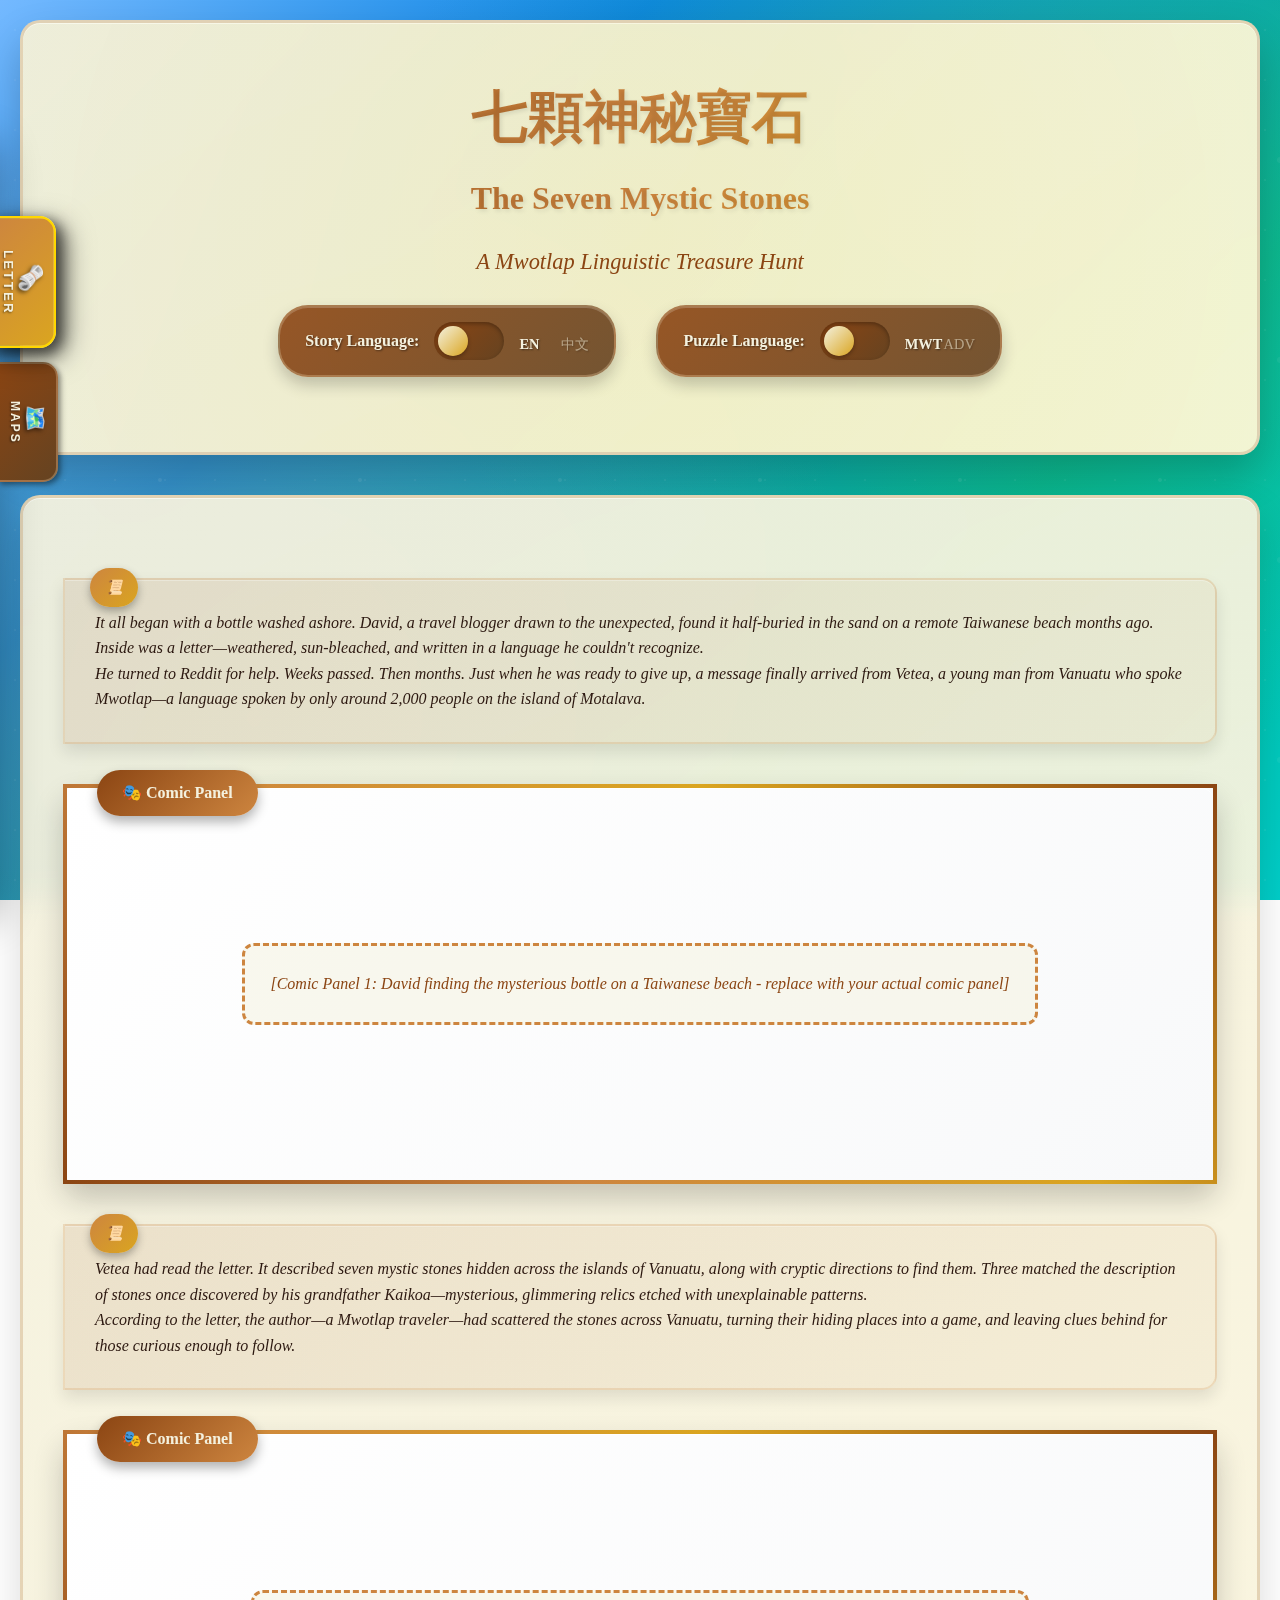
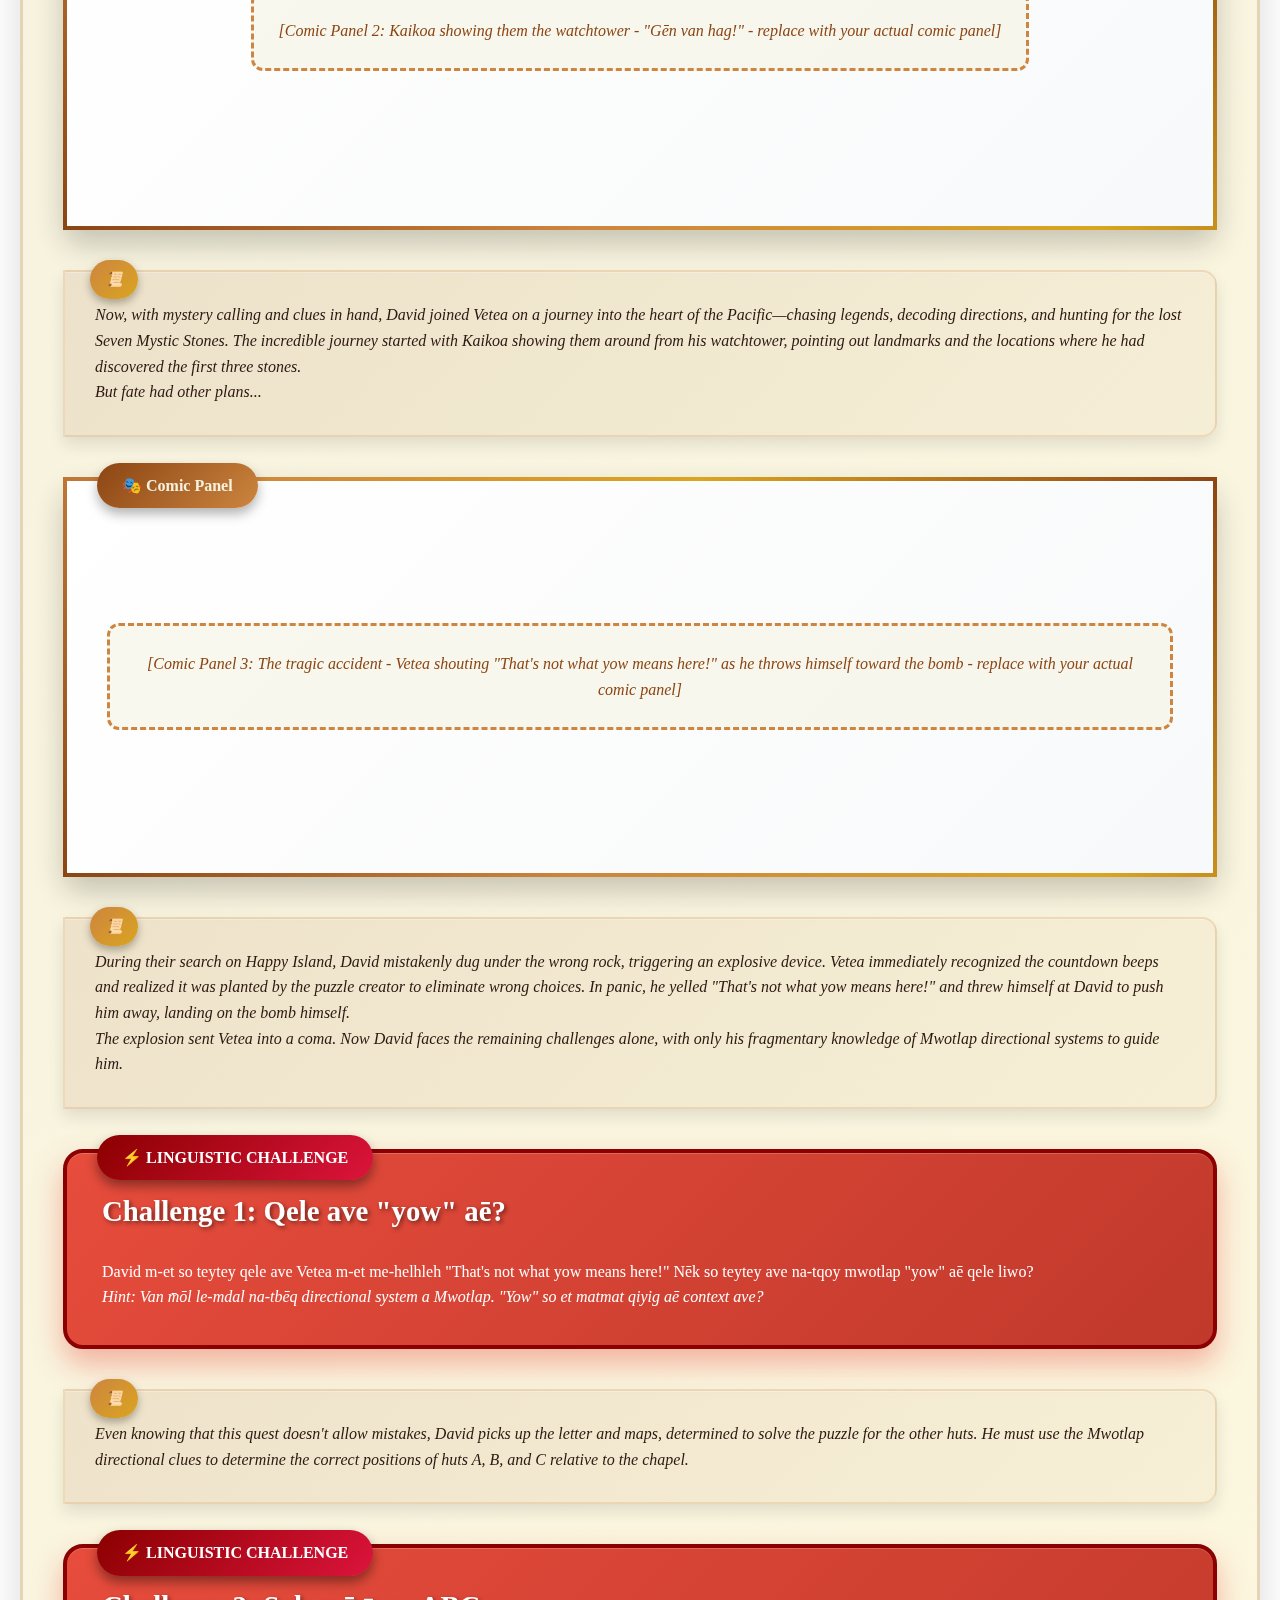
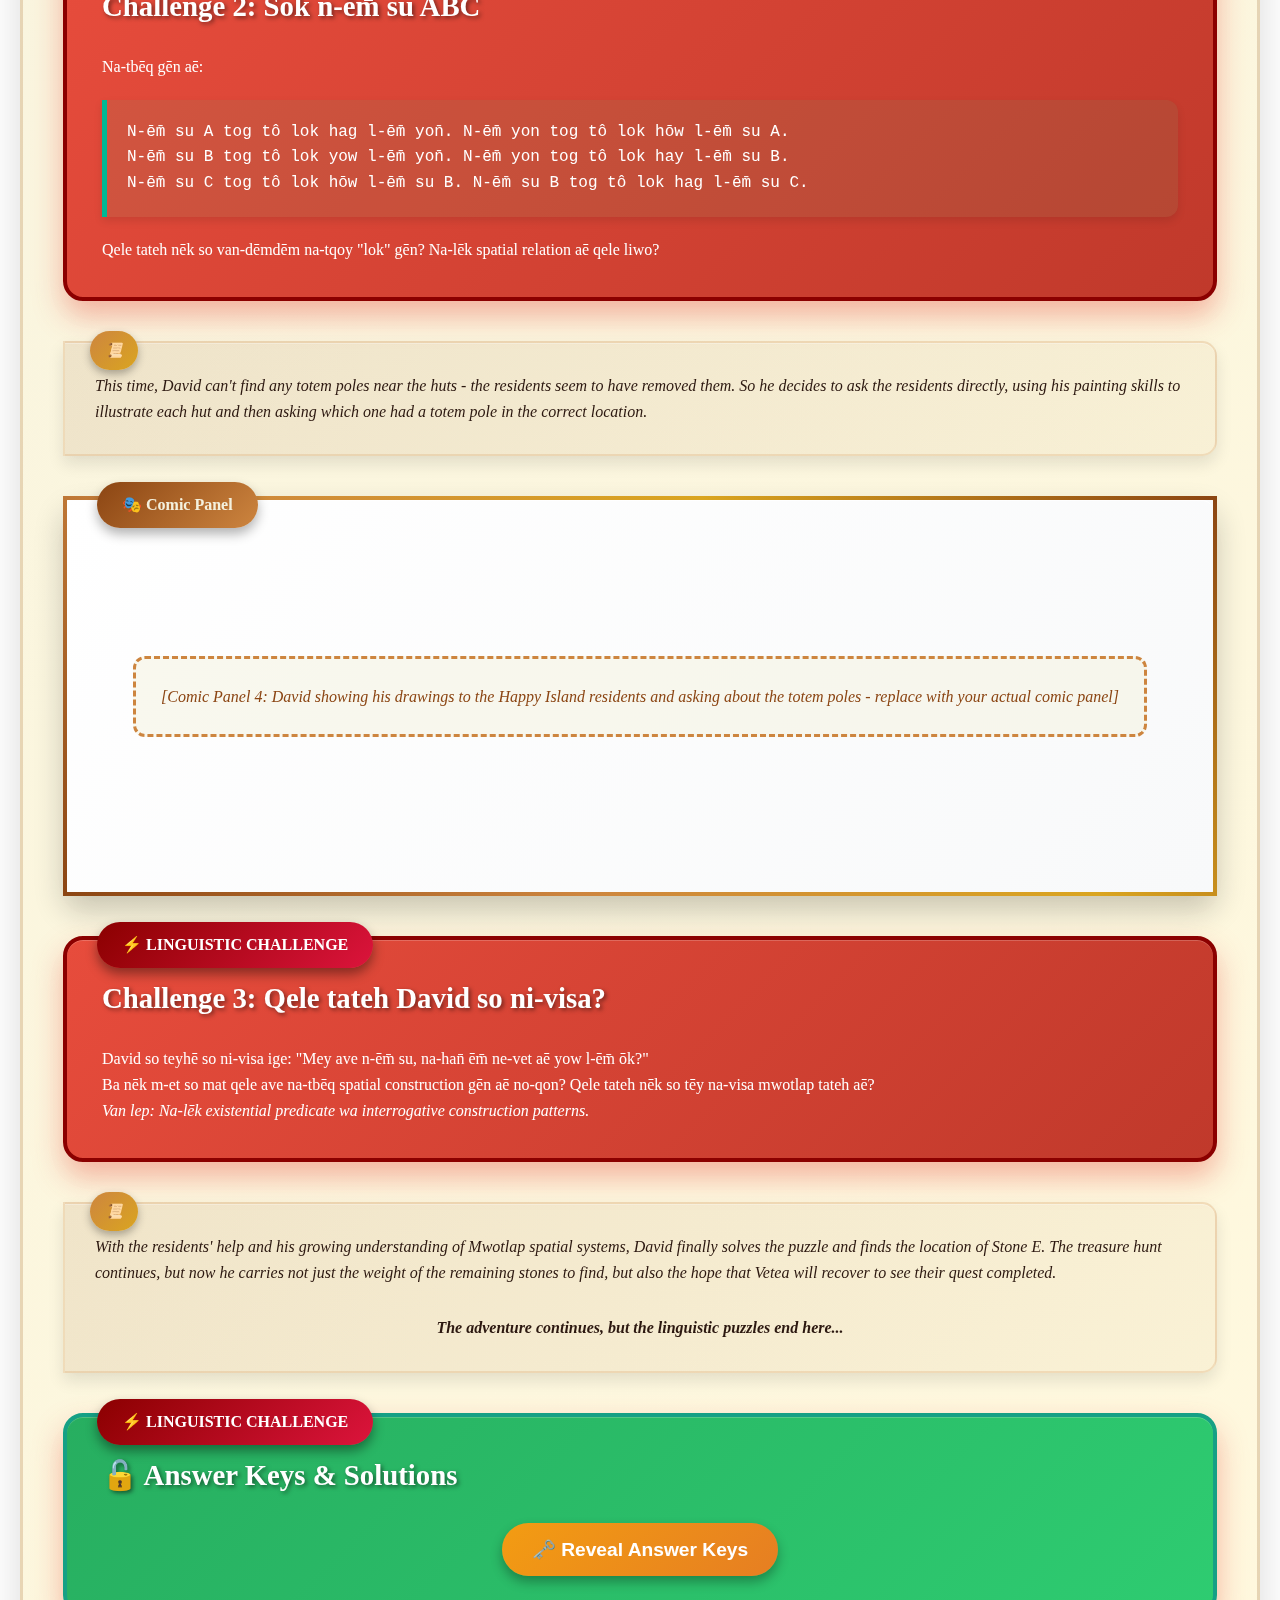
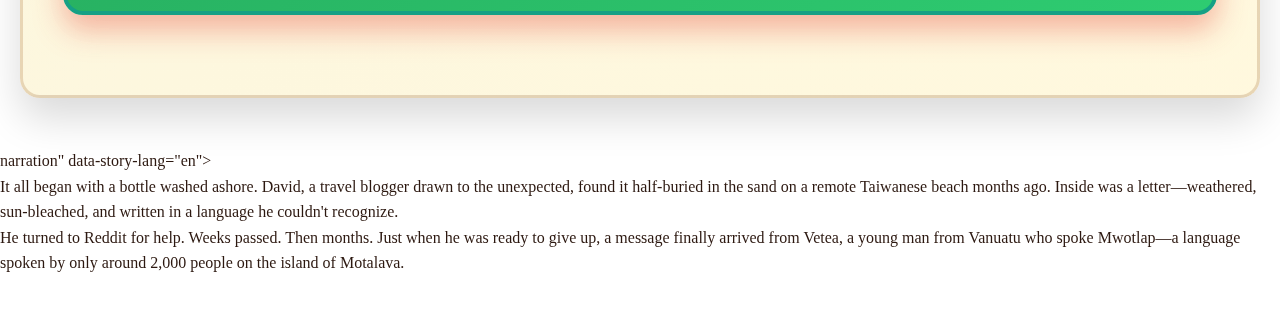
<file: page.html>
<!DOCTYPE html>
<html lang="en">
<head>
    <meta charset="UTF-8">
    <meta name="viewport" content="width=device-width, initial-scale=1.0">
    <title>七顆神秘寶石 | The Seven Mystic Stones</title>
    <style>
        * {
            margin: 0;
            padding: 0;
            box-sizing: border-box;
        }

        body {
            font-family: 'Georgia', serif;
            line-height: 1.6;
            color: #2c1810;
            background: 
                radial-gradient(circle at 20% 80%, rgba(255, 206, 84, 0.3) 0%, transparent 50%),
                radial-gradient(circle at 80% 20%, rgba(72, 187, 120, 0.3) 0%, transparent 50%),
                linear-gradient(135deg, #74b9ff 0%, #0984e3 30%, #00b894 70%, #00cec9 100%);
            min-height: 100vh;
            background-attachment: fixed;
            position: relative;
        }

        body::before {
            content: '';
            position: fixed;
            top: 0;
            left: 0;
            width: 100%;
            height: 100%;
            background: 
                url('data:image/svg+xml,<svg xmlns="http://www.w3.org/2000/svg" viewBox="0 0 100 100"><circle cx="20" cy="20" r="2" fill="rgba(255,255,255,0.1)"/><circle cx="80" cy="40" r="1" fill="rgba(255,255,255,0.15)"/><circle cx="40" cy="80" r="1.5" fill="rgba(255,255,255,0.1)"/></svg>') repeat,
                radial-gradient(circle at 30% 60%, rgba(255, 255, 255, 0.1) 1px, transparent 1px);
            background-size: 200px 200px, 50px 50px;
            opacity: 0.6;
            pointer-events: none;
            z-index: -1;
        }

        .main-container {
            display: flex;
            min-height: 100vh;
        }

        .sidebar {
            position: fixed;
            top: 120px;
            left: -380px;
            width: 380px;
            height: calc(100vh - 120px);
            background: 
                linear-gradient(135deg, rgba(101, 67, 33, 0.95) 0%, rgba(139, 69, 19, 0.95) 100%);
            border-radius: 0 20px 20px 0;
            z-index: 1000;
            transition: left 0.4s cubic-bezier(0.175, 0.885, 0.32, 1.275);
            overflow: visible;
            backdrop-filter: blur(15px);
            border: 2px solid rgba(210, 180, 140, 0.3);
            box-shadow: 
                0 20px 40px rgba(0, 0, 0, 0.3),
                inset 0 1px 0 rgba(255, 255, 255, 0.1);
        }

        .sidebar.expanded {
            left: 0px;
        }

        .sidebar-content {
            padding: 25px;
            color: #f4f1de;
            width: 100%;
            height: 100%;
            overflow-y: auto;
        }

        .sidebar-content::-webkit-scrollbar {
            width: 12px;
        }

        .sidebar-content::-webkit-scrollbar-track {
            background: rgba(101, 67, 33, 0.3);
            border-radius: 10px;
        }

        .sidebar-content::-webkit-scrollbar-thumb {
            background: linear-gradient(135deg, #cd853f 0%, #daa520 100%);
            border-radius: 10px;
            border: 2px solid rgba(101, 67, 33, 0.3);
        }

        .sidebar-content::-webkit-scrollbar-thumb:hover {
            background: linear-gradient(135deg, #daa520 0%, #ffd700 100%);
        }

        /* Firefox scrollbar styling */
        .sidebar-content {
            scrollbar-width: thin;
            scrollbar-color: #cd853f rgba(101, 67, 33, 0.3);
        }

        .bookmark-tabs {
            position: absolute;
            right: -60px;
            top: 0;
            width: 70px;
            height: 100%;
        }

        .tab-trigger {
            position: absolute;
            right: 0;
            background: linear-gradient(135deg, #8b4513 0%, #654321 100%);
            border: none;
            color: #f4f1de;
            padding: 25px 10px;
            cursor: pointer;
            transition: all 0.4s cubic-bezier(0.175, 0.885, 0.32, 1.275);
            white-space: nowrap;
            writing-mode: vertical-rl;
            text-orientation: mixed;
            border-radius: 0 15px 15px 0;
            min-height: 120px;
            width: 60px;
            display: flex;
            flex-direction: column;
            align-items: center;
            justify-content: center;
            z-index: 1001;
            box-shadow: 
                3px 3px 6px rgba(0, 0, 0, 0.3),
                2px 2px 4px rgba(0, 0, 0, 0.2);
            border: 2px solid rgba(210, 180, 140, 0.4);
        }

        .tab-trigger:hover {
            background: linear-gradient(135deg, #a0522d 0%, #8b4513 100%);
            box-shadow: 
                4px 4px 12px rgba(0, 0, 0, 0.4),
                3px 3px 8px rgba(0, 0, 0, 0.3);
            transform: scale(1.05);
        }

        .tab-trigger.active {
            background: linear-gradient(135deg, #cd853f 0%, #daa520 100%);
            z-index: 1002;
            box-shadow: 
                8px 8px 25px rgba(0, 0, 0, 0.5),
                6px 6px 15px rgba(0, 0, 0, 0.4),
                4px 4px 10px rgba(0, 0, 0, 0.3);
            transform: translateX(-5px) scale(1.1);
            border: 2px solid #ffd700;
        }

        .tab-trigger:nth-child(1) { top: 100px; }
        .tab-trigger:nth-child(2) { 
            top: 240px; 
            z-index: 1000;
        }

        .tab-trigger:nth-child(2).active {
            z-index: 1002;
        }

        .tab-icon {
            display: block;
            font-size: 1.6em;
            margin-bottom: 10px;
            transform: rotate(90deg);
            text-shadow: 2px 2px 4px rgba(0, 0, 0, 0.5);
        }

        .tab-text {
            font-size: 0.9em;
            font-weight: bold;
            letter-spacing: 2px;
            text-shadow: 1px 1px 2px rgba(0, 0, 0, 0.5);
        }

        .tab-content {
            display: none;
            margin-top: 20px;
            padding-top: 20px;
            border-top: 2px solid rgba(244, 241, 222, 0.3);
        }

        .tab-content.active {
            display: block;
        }

        .close-sidebar {
            position: absolute;
            top: 20px;
            right: 20px;
            background: rgba(139, 69, 19, 0.8);
            border: 2px solid #daa520;
            color: #f4f1de;
            font-size: 1.8em;
            cursor: pointer;
            z-index: 1002;
            width: 40px;
            height: 40px;
            border-radius: 50%;
            display: flex;
            align-items: center;
            justify-content: center;
            transition: all 0.3s ease;
            box-shadow: 0 4px 8px rgba(0, 0, 0, 0.3);
        }

        .close-sidebar:hover {
            background: rgba(205, 133, 63, 0.9);
            transform: rotate(90deg) scale(1.1);
        }

        .content-area {
            flex: 1;
            margin-left: 0px;
            padding: 20px;
            max-width: 100vw;
            transition: margin-left 0.4s cubic-bezier(0.175, 0.885, 0.32, 1.275);
        }

        .content-area.sidebar-open {
            margin-left: 380px;
        }

        header {
            text-align: center;
            margin-bottom: 40px;
            padding: 50px 30px;
            background: 
                linear-gradient(135deg, rgba(244, 241, 222, 0.95) 0%, rgba(255, 248, 220, 0.95) 100%);
            border-radius: 20px;
            box-shadow: 
                0 20px 40px rgba(0, 0, 0, 0.2),
                inset 0 1px 0 rgba(255, 255, 255, 0.6);
            backdrop-filter: blur(15px);
            border: 3px solid rgba(210, 180, 140, 0.5);
            position: relative;
            overflow: hidden;
        }

        header::before {
            content: '';
            position: absolute;
            top: -50%;
            left: -50%;
            width: 200%;
            height: 200%;
            background: 
                radial-gradient(circle, rgba(255, 215, 0, 0.1) 0%, transparent 70%);
            animation: shimmer 4s ease-in-out infinite;
        }

        @keyframes shimmer {
            0%, 100% { transform: rotate(0deg); }
            50% { transform: rotate(180deg); }
        }

        h1 {
            font-size: 3.5em;
            background: linear-gradient(135deg, #8b4513 0%, #cd853f 50%, #daa520 100%);
            -webkit-background-clip: text;
            -webkit-text-fill-color: transparent;
            background-clip: text;
            margin-bottom: 20px;
            text-shadow: 2px 2px 4px rgba(0, 0, 0, 0.1);
            position: relative;
            z-index: 1;
        }

        .subtitle {
            font-size: 1.4em;
            color: #8b4513;
            font-style: italic;
            margin-bottom: 25px;
            position: relative;
            z-index: 1;
        }

        .language-controls {
            display: flex;
            justify-content: center;
            gap: 40px;
            margin: 25px 0;
            flex-wrap: wrap;
            position: relative;
            z-index: 1;
        }

        .language-switch {
            display: flex;
            align-items: center;
            gap: 15px;
            background: 
                linear-gradient(135deg, rgba(139, 69, 19, 0.9) 0%, rgba(101, 67, 33, 0.9) 100%);
            padding: 15px 25px;
            border-radius: 30px;
            box-shadow: 
                0 8px 16px rgba(0, 0, 0, 0.2),
                inset 0 1px 0 rgba(255, 255, 255, 0.2);
            backdrop-filter: blur(10px);
            border: 2px solid rgba(210, 180, 140, 0.4);
        }

        .language-switch label {
            font-weight: bold;
            color: #f4f1de;
            text-shadow: 1px 1px 2px rgba(0, 0, 0, 0.5);
        }

        .switch {
            position: relative;
            display: inline-block;
            width: 70px;
            height: 38px;
        }

        .switch input {
            opacity: 0;
            width: 0;
            height: 0;
        }

        .slider {
            position: absolute;
            cursor: pointer;
            top: 0;
            left: 0;
            right: 0;
            bottom: 0;
            background: linear-gradient(135deg, #8b4513 0%, #654321 100%);
            transition: .4s;
            border-radius: 38px;
            box-shadow: inset 0 2px 4px rgba(0, 0, 0, 0.3);
        }

        .slider:before {
            position: absolute;
            content: "";
            height: 30px;
            width: 30px;
            left: 4px;
            bottom: 4px;
            background: linear-gradient(135deg, #f4f1de 0%, #daa520 100%);
            transition: .4s;
            border-radius: 50%;
            box-shadow: 0 2px 4px rgba(0, 0, 0, 0.3);
        }

        input:checked + .slider {
            background: linear-gradient(135deg, #cd853f 0%, #daa520 100%);
        }

        input:focus + .slider {
            box-shadow: 0 0 8px rgba(218, 165, 32, 0.6);
        }

        input:checked + .slider:before {
            transform: translateX(32px);
            background: linear-gradient(135deg, #ffd700 0%, #f4f1de 100%);
        }

        .language-labels {
            display: flex;
            justify-content: space-between;
            width: 70px;
            font-size: 0.9em;
            margin-top: 8px;
            transition: all 0.3s ease;
        }

        .language-labels span {
            transition: all 0.3s ease;
            color: #f4f1de;
            font-weight: bold;
            text-shadow: 1px 1px 2px rgba(0, 0, 0, 0.5);
        }

        .story-content {
            background: 
                linear-gradient(135deg, rgba(244, 241, 222, 0.95) 0%, rgba(255, 248, 220, 0.95) 100%);
            padding: 40px;
            border-radius: 20px;
            box-shadow: 
                0 20px 40px rgba(0, 0, 0, 0.15),
                inset 0 1px 0 rgba(255, 255, 255, 0.6);
            margin: 30px 0;
            backdrop-filter: blur(15px);
            border: 3px solid rgba(210, 180, 140, 0.5);
            position: relative;
        }

        .story-element {
            margin: 40px 0;
        }

        .narration {
            background: 
                linear-gradient(135deg, rgba(139, 69, 19, 0.1) 0%, rgba(210, 180, 140, 0.1) 100%);
            border-left: 6px solid #cd853f;
            padding: 30px;
            border-radius: 0 15px 15px 0;
            font-style: italic;
            box-shadow: 
                0 8px 16px rgba(0, 0, 0, 0.1),
                inset 0 1px 0 rgba(255, 255, 255, 0.3);
            position: relative;
            border: 2px solid rgba(205, 133, 63, 0.2);
        }

        .narration::before {
            content: "📜";
            position: absolute;
            top: -12px;
            left: 25px;
            background: linear-gradient(135deg, #cd853f 0%, #daa520 100%);
            color: white;
            padding: 8px 15px;
            border-radius: 25px;
            font-size: 0.9em;
            box-shadow: 0 4px 8px rgba(0, 0, 0, 0.3);
        }

        .comic-panel {
            background: 
                linear-gradient(135deg, #ffffff 0%, #f8f9fa 100%);
            border: 4px solid #8b4513;
            border-radius: 15px;
            padding: 40px;
            margin: 25px 0;
            text-align: center;
            min-height: 400px;
            display: flex;
            align-items: center;
            justify-content: center;
            box-shadow: 
                0 15px 30px rgba(0, 0, 0, 0.2),
                inset 0 1px 0 rgba(255, 255, 255, 0.8);
            position: relative;
            border-image: linear-gradient(45deg, #8b4513, #cd853f, #daa520, #8b4513) 4;
        }

        .comic-panel::before {
            content: "🎭 Comic Panel";
            position: absolute;
            top: -18px;
            left: 30px;
            background: linear-gradient(135deg, #8b4513 0%, #cd853f 100%);
            color: #f4f1de;
            padding: 10px 25px;
            border-radius: 30px;
            font-size: 1em;
            font-weight: bold;
            box-shadow: 0 6px 12px rgba(0, 0, 0, 0.3);
        }

        .challenge-box {
            background: 
                linear-gradient(135deg, #e74c3c 0%, #c0392b 100%);
            border: 4px solid #8b0000;
            border-radius: 20px;
            padding: 35px;
            margin: 35px 0;
            box-shadow: 
                0 15px 30px rgba(231, 76, 60, 0.4),
                inset 0 1px 0 rgba(255, 255, 255, 0.2);
            color: white;
            position: relative;
        }

        .challenge-box::before {
            content: "⚡ LINGUISTIC CHALLENGE";
            position: absolute;
            top: -18px;
            left: 30px;
            background: linear-gradient(135deg, #8b0000 0%, #dc143c 100%);
            color: white;
            padding: 10px 25px;
            border-radius: 30px;
            font-size: 1em;
            font-weight: bold;
            box-shadow: 0 6px 12px rgba(0, 0, 0, 0.4);
        }

        .challenge-box h3 {
            color: white;
            margin-bottom: 25px;
            font-size: 1.8em;
            text-shadow: 2px 2px 4px rgba(0, 0, 0, 0.5);
        }

        .placeholder {
            color: #8b4513;
            font-style: italic;
            text-align: center;
            padding: 25px;
            border: 3px dashed #cd853f;
            border-radius: 12px;
            background: rgba(244, 241, 222, 0.5);
        }

        .map-container {
            background: 
                linear-gradient(135deg, rgba(244, 241, 222, 0.9) 0%, rgba(210, 180, 140, 0.9) 100%);
            border: 4px solid #8b4513;
            border-radius: 15px;
            padding: 35px;
            margin: 25px 0;
            text-align: center;
            min-height: 350px;
            display: flex;
            align-items: center;
            justify-content: center;
            background-image: 
                radial-gradient(circle at 25% 25%, rgba(139, 69, 19, 0.1) 2px, transparent 2px),
                radial-gradient(circle at 75% 75%, rgba(205, 133, 63, 0.1) 1px, transparent 1px);
            background-size: 30px 30px, 15px 15px;
            box-shadow: 
                inset 0 4px 8px rgba(0, 0, 0, 0.1),
                0 8px 16px rgba(0, 0, 0, 0.1);
        }

        .treasure-hunt-content {
            background: 
                linear-gradient(135deg, rgba(255, 215, 0, 0.2) 0%, rgba(255, 165, 0, 0.2) 100%);
            border: 4px solid #daa520;
            padding: 30px;
            border-radius: 15px;
            text-align: left;
            box-shadow: 
                inset 0 4px 8px rgba(218, 165, 32, 0.2),
                0 8px 16px rgba(0, 0, 0, 0.1);
            position: relative;
            color: #2c1810;
        }

        .treasure-hunt-content::before {
            content: "🗞️ THE MYSTERIOUS LETTER";
            position: absolute;
            top: -15px;
            left: 25px;
            background: linear-gradient(135deg, #daa520 0%, #ffd700 100%);
            color: #2c1810;
            padding: 8px 20px;
            border-radius: 25px;
            font-size: 0.9em;
            font-weight: bold;
            box-shadow: 0 4px 8px rgba(0, 0, 0, 0.3);
        }

        .treasure-hunt-content h3 {
            color: #8b4513;
            margin-bottom: 20px;
            font-size: 1.6em;
            text-shadow: 1px 1px 2px rgba(0, 0, 0, 0.1);
        }

        .mwotlap-text {
            background: rgba(72, 187, 120, 0.1);
            border-left: 5px solid #00b894;
            padding: 20px;
            margin: 20px 0;
            border-radius: 0 12px 12px 0;
            font-family: 'Courier New', monospace;
            font-style: normal;
            box-shadow: 0 4px 8px rgba(0, 0, 0, 0.1);
        }

        .chinese-text {
            font-family: 'Microsoft JhengHei', 'Noto Sans CJK TC', sans-serif;
            line-height: 1.8;
        }

        @media (max-width: 768px) {
            .main-container {
                flex-direction: column;
            }
            
            .sidebar {
                position: relative;
                width: 100%;
                height: auto;
                left: 0;
                top: 0;
                border-radius: 0;
            }
            
            .content-area {
                margin-left: 0;
                max-width: 100vw;
            }
            
            h1 {
                font-size: 2.5em;
            }
            
            .language-controls {
                flex-direction: column;
                align-items: center;
                gap: 20px;
            }
        }
    </style>
</head>
<body>
    <div class="main-container">
        <div class="sidebar" id="sidebar">
            <div class="bookmark-tabs">
                <button class="tab-trigger active" onclick="showTab('letter')" data-tab="letter">
                    <span class="tab-icon">🗞️</span>
                    <span class="tab-text">LETTER</span>
                </button>
                <button class="tab-trigger" onclick="showTab('maps')" data-tab="maps">
                    <span class="tab-icon">🗺️</span>
                    <span class="tab-text">MAPS</span>
                </button>
            </div>
            
            <button class="close-sidebar" onclick="closeSidebar()">&times;</button>
            <div class="sidebar-content">
                <div class="tab-content active" id="letter-content">
                    <div class="treasure-hunt-content">
                        <h3>🌊 Na-lēt ni-big</h3>
                        <div class="mwotlap-text" data-puzzle-lang="mwt">
                            <p><strong>Na-lēt Mwotlap:</strong></p>
                            <p>
                                Qele ave nēk so sok ne-vet yon̄ liviyô?<br>
                                Van le-pnō M̄otlap. Sok mahē alge be-et.<br>
                                At yow, nēk so et na-pnō susu. Ne-vet A aē.<br>
                                At hōw, nēk so et na-hōm ni-myen. Ne-vet B aē.<br>
                                At hay, nēk so et na-han̄ wa ne-vet liwo. Ne-vet C aē.<br>
                                Ēgēn, nēk van le-sle Lahlap. Tō hō van le-sle na-wha a na-pnō men.<br>
                                Van hōw hiy na-han̄. Tō van hay, nēk so et nē-lē.<br>
                                Van hay a le-lo lē. Tō van hag, van yow, van hag, van hay, van hay, van hay. Ne-vet D aē.<br>
                                Van m̄ōl. Tō van hay, van hag, van yow, van hay, tō van yow le-lo lē.<br>
                                Van hag wa van yow, nēk so et na-sle qet.<br>
                                Hō hag hiy na-pnō itôk.<br><br>
                                Sok n-ēm̄ yon̄! N-ēm̄ su vētēl aē walēg l-ēm̄ yon̄.<br>
                                N-ēm̄ su A tog tô lok hag l-ēm̄ yon̄. N-ēm̄ yon tog tô lok hōw l-ēm̄ su A.<br>
                                N-ēm̄ su B tog tô lok yow l-ēm̄ yon̄. N-ēm̄ yon tog tô lok hay l-ēm̄ su B.<br>
                                N-ēm̄ su C tog tô lok hōw l-ēm̄ su B. N-ēm̄ su B tog tô lok hag l-ēm̄ su C.<br><br>
                                Na-han ēm̄ ne-vet aē yow l-ēm̄ ōk?<br>
                                Ne-vet E tō a laln̄e ne-vet liwo gēn.
                            </p>
                        </div>
                        
                        <div class="mwotlap-text" data-puzzle-lang="adv" style="display: none;">
                            <p><strong>Advanced Linguistic Protocol:</strong></p>
                            <p>
                                Directional-discovery.sequence = [M̄otlap.watchtower → yow:island.A, hōw:lighthouse.B, hay:totem+rock.C]<br>
                                Navigation.chain = [Lahlap.port → Men.island → directional.maze → Itôk.island]<br>
                                Spatial.constraints = {<br>
                                &nbsp;&nbsp;chapel.reference → hut.constellation.mapping<br>
                                &nbsp;&nbsp;mediate.lok + directional.system<br>
                                &nbsp;&nbsp;reciprocal.positioning.verification<br>
                                }<br>
                                Puzzle.condition = existential(stone.E) ∩ location(yow.side) ∩ reference(hut.unknown)<br>
                                Query.formulation = interrogative.mey + spatial.construction + verification.protocol
                            </p>
                        </div>
                    </div>
                </div>
                
                <div class="tab-content" id="maps-content">
                    <h4 style="color: #f4f1de; text-align: center; margin-bottom: 20px;" data-puzzle-lang="mwt">Na-hap yon̄ vētēl</h4>
                    <h4 style="color: #f4f1de; text-align: center; margin-bottom: 20px; display: none;" data-puzzle-lang="adv">Cartographic.References</h4>
                    
                    <div class="map-container">
                        <div class="placeholder" data-puzzle-lang="mwt">
                            [Hap A: Na-pnō M̄otlap - mahē alge, ne-vet A B C, na-tēy Kaikoa]
                        </div>
                        <div class="placeholder" data-puzzle-lang="adv" style="display: none;">
                            [Map.1: M̄otlap.topography - watchtower.coordinates + stone.triangle.ABC + Kaikoa.route.trace]
                        </div>
                    </div>
                    
                    <div class="map-container">
                        <div class="placeholder" data-puzzle-lang="mwt">
                            [Hap B: Na-pnō Men - nē-lē bah na-tēy le-lo maze]
                        </div>
                        <div class="placeholder" data-puzzle-lang="adv" style="display: none;">
                            [Map.2: Men.island.structure - cave.system + maze.navigation.D + exit.protocol]
                        </div>
                    </div>
                    
                    <div class="map-container">
                        <div class="placeholder" data-puzzle-lang="mwt">
                            [Hap C: Na-pnō Itôk - n-ēm̄ yon̄, n-ēm̄ su A B C, na-han̄ yow]
                        </div>
                        <div class="placeholder" data-puzzle-lang="adv" style="display: none;">
                            [Map.3: Itôk.settlement.grid - chapel.central + hut.constellation.ABC + totem.positioning.matrix]
                        </div>
                    </div>
                </div>
            </div>
        </div>

        <div class="content-area">
            <header>
                <h1>七顆神秘寶石</h1>
                <h1 style="font-size: 2em; margin-top: -10px;">The Seven Mystic Stones</h1>
                <p class="subtitle">A Mwotlap Linguistic Treasure Hunt</p>
                
                <div class="language-controls">
                    <div class="language-switch">
                        <label>Story Language:</label>
                        <div class="switch" onclick="toggleStoryLanguage()">
                            <input type="checkbox" id="storyLang">
                            <span class="slider"></span>
                        </div>
                        <div class="language-labels">
                            <span id="storyLang1">EN</span>
                            <span id="storyLang2">中文</span>
                        </div>
                    </div>
                    
                    <div class="language-switch">
                        <label>Puzzle Language:</label>
                        <div class="switch" onclick="togglePuzzleLanguage()">
                            <input type="checkbox" id="puzzleLang">
                            <span class="slider"></span>
                        </div>
                        <div class="language-labels">
                            <span id="puzzleLang1">MWT</span>
                            <span id="puzzleLang2">ADV</span>
                        </div>
                    </div>
                </div>
            </header>

            <div class="story-content">
                <div class="story-element">
                    <div class="narration" data-story-lang="en">
                        <p>It all began with a bottle washed ashore. David, a travel blogger drawn to the unexpected, found it half-buried in the sand on a remote Taiwanese beach months ago. Inside was a letter—weathered, sun-bleached, and written in a language he couldn't recognize.</p>
                        <p>He turned to Reddit for help. Weeks passed. Then months. Just when he was ready to give up, a message finally arrived from Vetea, a young man from Vanuatu who spoke Mwotlap—a language spoken by only around 2,000 people on the island of Motalava.</p>
                    </div>
                    <div class="narration chinese-text" data-story-lang="zh" style="display: none;">
                        <p>這一切都始於一個被沖上岸的瓶子。大衛是一名被意外所吸引的旅行部落客，幾個月前在台灣一個偏遠海灘上發現了這個半埋在沙中的瓶子。裡面有一封信——經受風雨侵蝕、被陽光漂白，用他無法辨認的語言寫成。</p>
                        <p>他向Reddit求助。幾週過去了，然後是幾個月。就在他準備放棄的時候，終於收到了一條訊息，來自瓦努阿圖的年輕人維提亞，他會說莫特拉普語——一種只有約2000人在莫塔拉瓦島上使用的語言。</p>
                    </div>
                </div>

                <div class="story-element">
                    <div class="comic-panel">
                        <div class="placeholder">
                            [Comic Panel 1: David finding the mysterious bottle on a Taiwanese beach - replace with your actual comic panel]
                        </div>
                    </div>
                </div>

                <div class="story-element">
                    <div class="narration" data-story-lang="en">
                        <p>Vetea had read the letter. It described seven mystic stones hidden across the islands of Vanuatu, along with cryptic directions to find them. Three matched the description of stones once discovered by his grandfather Kaikoa—mysterious, glimmering relics etched with unexplainable patterns.</p>
                        <p>According to the letter, the author—a Mwotlap traveler—had scattered the stones across Vanuatu, turning their hiding places into a game, and leaving clues behind for those curious enough to follow.</p>
                    </div>
                    <div class="narration chinese-text" data-story-lang="zh" style="display: none;">
                        <p>維提亞讀了這封信。信中描述了隱藏在瓦努阿圖各島嶼上的七顆神秘寶石，以及尋找它們的神秘指示。其中三顆符合他祖父卡伊科阿曾經發現的石頭描述——神秘的、閃閃發光的遺物，刻著無法解釋的圖案。</p>
                        <p>根據信中所述，作者——一位莫特拉普語的旅行者——將這些石頭散布在瓦努阿圖各地，將它們的藏身之處變成了一個遊戲，為那些足夠好奇的人留下了線索。</p>
                    </div>
                </div>

                <div class="story-element">
                    <div class="comic-panel">
                        <div class="placeholder">
                            [Comic Panel 2: Kaikoa showing them the watchtower - "Gēn van hag!" - replace with your actual comic panel]
                        </div>
                    </div>
                </div>

                <div class="story-element">
                    <div class="narration" data-story-lang="en">
                        <p>Now, with mystery calling and clues in hand, David joined Vetea on a journey into the heart of the Pacific—chasing legends, decoding directions, and hunting for the lost Seven Mystic Stones. The incredible journey started with Kaikoa showing them around from his watchtower, pointing out landmarks and the locations where he had discovered the first three stones.</p>
                        <p>But fate had other plans...</p>
                    </div>
                    <div class="narration chinese-text" data-story-lang="zh" style="display: none;">
                        <p>現在，帶著神秘的召喚和手中的線索，大衛與維提亞一起踏上了深入太平洋心臟地帶的旅程——追尋傳說、解碼方向、尋找失落的七顆神秘寶石。這段不可思議的旅程始於卡伊科阿從他的瞭望塔帶領他們參觀，指出地標和他發現前三顆石頭的位置。</p>
                        <p>但命運另有安排...</p>
                    </div>
                </div>

                <div class="story-element">
                    <div class="comic-panel">
                        <div class="placeholder">
                            [Comic Panel 3: The tragic accident - Vetea shouting "That's not what yow means here!" as he throws himself toward the bomb - replace with your actual comic panel]
                        </div>
                    </div>
                </div>

                <div class="story-element">
                    <div class="narration" data-story-lang="en">
                        <p>During their search on Happy Island, David mistakenly dug under the wrong rock, triggering an explosive device. Vetea immediately recognized the countdown beeps and realized it was planted by the puzzle creator to eliminate wrong choices. In panic, he yelled "That's not what yow means here!" and threw himself at David to push him away, landing on the bomb himself.</p>
                        <p>The explosion sent Vetea into a coma. Now David faces the remaining challenges alone, with only his fragmentary knowledge of Mwotlap directional systems to guide him.</p>
                    </div>
                    <div class="narration chinese-text" data-story-lang="zh" style="display: none;">
                        <p>在快樂島的搜尋過程中，大衛錯誤地在錯誤的石頭下挖掘，觸發了一個爆炸裝置。維提亞立即識別出倒數計時的嗶嗶聲，意識到這是謎題創作者設置的，用來淘汰錯誤選擇的人。在恐慌中，他大喊「yow在這裡不是那個意思！」並撲向大衛想要推開他，結果自己落在了炸彈上。</p>
                        <p>爆炸使維提亞陷入昏迷。現在大衛必須獨自面對剩下的挑戰，只能依靠他對莫特拉普語方向系統的片段知識來指引他。</p>
                    </div>
                </div>

                <div class="story-element">
                    <div class="challenge-box" data-puzzle-lang="mwt">
                        <h3>Challenge 1: Qele ave "yow" aē?</h3>
                        <p>David m-et so teytey qele ave Vetea m-et me-helhleh "That's not what yow means here!" Nēk so teytey ave na-tqoy mwotlap "yow" aē qele liwo?</p>
                        <p><em>Hint: Van m̄ōl le-mdal na-tbēq directional system a Mwotlap. "Yow" so et matmat qiyig aē context ave?</em></p>
                    </div>
                    <div class="challenge-box" data-puzzle-lang="adv" style="display: none;">
                        <h3>Challenge 1: Figure out what Vetea means</h3>
                        <p>You must decode why Vetea shouted about "yow" meaning something different. Consider the difference between <strong>geocentric</strong> vs <strong>deictic</strong> usage of Mwotlap directionals in different spatial scales.</p>
                        <p><em>Advanced hint: The letter uses "yow" consistently, but Happy Island context requires understanding whether this refers to absolute geographic directions or relative positions from a specific viewpoint.</em></p>
                    </div>
                </div>

                <div class="story-element">
                    <div class="narration" data-story-lang="en">
                        <p>Even knowing that this quest doesn't allow mistakes, David picks up the letter and maps, determined to solve the puzzle for the other huts. He must use the Mwotlap directional clues to determine the correct positions of huts A, B, and C relative to the chapel.</p>
                    </div>
                    <div class="narration chinese-text" data-story-lang="zh" style="display: none;">
                        <p>即使知道這個任務不允許犯錯，大衛還是拿起信件和地圖，決心要解決其他小屋的謎題。他必須使用莫特拉普語的方向線索來確定小屋A、B和C相對於教堂的正確位置。</p>
                    </div>
                </div>

                <div class="story-element">
                    <div class="challenge-box" data-puzzle-lang="mwt">
                        <h3>Challenge 2: Sok n-ēm̄ su ABC</h3>
                        <p>Na-tbēq gēn aē:</p>
                        <div class="mwotlap-text">
                            <p>N-ēm̄ su A tog tô lok hag l-ēm̄ yon̄. N-ēm̄ yon tog tô lok hōw l-ēm̄ su A.<br>
                            N-ēm̄ su B tog tô lok yow l-ēm̄ yon̄. N-ēm̄ yon tog tô lok hay l-ēm̄ su B.<br>
                            N-ēm̄ su C tog tô lok hōw l-ēm̄ su B. N-ēm̄ su B tog tô lok hag l-ēm̄ su C.</p>
                        </div>
                        <p>Qele tateh nēk so van-dēmdēm na-tqoy "lok" gēn? Na-lēk spatial relation aē qele liwo?</p>
                    </div>
                    <div class="challenge-box" data-puzzle-lang="adv" style="display: none;">
                        <h3>Challenge 2: Map the Hut Constellation</h3>
                        <p>Using advanced Mwotlap spatial construction patterns with <strong>mediate reference</strong> (lok + directional), decode the relative positions:</p>
                        <div class="mwotlap-text">
                            <p>Hut A is 'hag'-ward of chapel; chapel is 'hōw'-ward of Hut A<br>
                            Hut B is 'yow'-ward of chapel; chapel is 'hay'-ward of Hut B<br>
                            Hut C is 'hōw'-ward of Hut B; Hut B is 'hag'-ward of Hut C</p>
                        </div>
                        <p><em>Advanced analysis required: Apply understanding of reciprocal spatial relationships and directional systems to create accurate positioning map.</em></p>
                    </div>
                </div>

                <div class="story-element">
                    <div class="narration" data-story-lang="en">
                        <p>This time, David can't find any totem poles near the huts - the residents seem to have removed them. So he decides to ask the residents directly, using his painting skills to illustrate each hut and then asking which one had a totem pole in the correct location.</p>
                    </div>
                    <div class="narration chinese-text" data-story-lang="zh" style="display: none;">
                        <p>這一次，大衛在小屋附近找不到任何圖騰柱——居民們似乎已經移除了它們。所以他決定直接詢問居民，利用他的繪畫技巧來描繪每個小屋，然後詢問哪一個在正確位置有圖騰柱。</p>
                    </div>
                </div>

                <div class="story-element">
                    <div class="comic-panel">
                        <div class="placeholder">
                            [Comic Panel 4: David showing his drawings to the Happy Island residents and asking about the totem poles - replace with your actual comic panel]
                        </div>
                    </div>
                </div>

                <div class="story-element">
                    <div class="challenge-box" data-puzzle-lang="mwt">
                        <h3>Challenge 3: Qele tateh David so ni-visa?</h3>
                        <p>David so teyhē so ni-visa ige: "Mey ave n-ēm̄ su, na-han̄ ēm̄ ne-vet aē yow l-ēm̄ ōk?"</p>
                        <p>Ba nēk m-et so mat qele ave na-tbēq spatial construction gēn aē no-qon? Qele tateh nēk so tēy na-visa mwotlap tateh aē?</p>
                        <p><em>Van lep: Na-lēk existential predicate wa interrogative construction patterns.</em></p>
                    </div>
                    <div class="challenge-box" data-puzzle-lang="adv" style="display: none;">
                        <h3>Challenge 3: Formulate the Critical Question</h3>
                        <p>David needs to ask: "Which hut has a rock/totem pole on its 'yow' side?"</p>
                        <p>Construct this question using proper Mwotlap syntax, considering:</p>
                        <ul style="text-align: left; margin: 15px 0;">
                            <li><strong>Interrogative formation</strong> with "mey ave" (which one)</li>
                            <li><strong>Existential/possessive construction</strong> patterns</li>
                            <li><strong>Spatial relation encoding</strong> with locative prefixes</li>
                            <li><strong>Mediate reference systems</strong> for relative positioning</li>
                        </ul>
                        <p><em>Advanced Challenge: Your answer should demonstrate mastery of Mwotlap morphosyntactic patterns beyond basic directional vocabulary.</em></p>
                    </div>
                </div>

                <div class="story-element">
                    <div class="narration" data-story-lang="en">
                        <p>With the residents' help and his growing understanding of Mwotlap spatial systems, David finally solves the puzzle and finds the location of Stone E. The treasure hunt continues, but now he carries not just the weight of the remaining stones to find, but also the hope that Vetea will recover to see their quest completed.</p>
                        <p style="text-align: center; margin-top: 30px;">
                            <strong>The adventure continues, but the linguistic puzzles end here...</strong>
                        </p>
                    </div>
                    <div class="narration chinese-text" data-story-lang="zh" style="display: none;">
                        <p>在居民的幫助和他對莫特拉普語空間系統的不斷理解下，大衛終於解開了謎題，找到了寶石E的位置。尋寶之旅還在繼續，但現在他不僅承載著尋找剩餘寶石的重任，也承載著維提亞能夠康復並看到他們任務完成的希望。</p>
                        <p style="text-align: center; margin-top: 30px;">
                            <strong>冒險還在繼續，但語言學謎題到此結束...</strong>
                        </p>
                    </div>
                </div>

                <div class="story-element">
                    <div class="challenge-box" style="background: linear-gradient(135deg, #27ae60 0%, #2ecc71 100%); border-color: #16a085;">
                        <h3 style="color: white;">🔓 Answer Keys & Solutions</h3>
                        <p style="text-align: center;">
                            <button onclick="showAnswers()" style="
                                background: linear-gradient(135deg, #f39c12 0%, #e67e22 100%);
                                border: none;
                                color: white;
                                padding: 15px 30px;
                                font-size: 1.2em;
                                border-radius: 30px;
                                cursor: pointer;
                                box-shadow: 0 6px 12px rgba(0, 0, 0, 0.3);
                                transition: all 0.3s ease;
                                font-weight: bold;
                            " onmouseover="this.style.transform='scale(1.05)'" onmouseout="this.style.transform='scale(1)'">
                                🗝️ Reveal Answer Keys
                            </button>
                        </p>
                        <div id="answer-section" style="display: none; margin-top: 25px; padding-top: 25px; border-top: 2px solid rgba(255, 255, 255, 0.3);">
                            <div data-puzzle-lang="mwt">
                                <h4 style="color: white; margin-bottom: 15px;">Na-tbēq ōk:</h4>
                                <div style="background: rgba(255, 255, 255, 0.1); padding: 20px; border-radius: 10px; margin: 10px 0;">
                                    <p><strong>Challenge 1:</strong> "Yow" aē directional geocentric (seawards) ba deictic context aē different. Vetea m-et so teytey ave David m-et so van-tamat "yow" aē absolute direction ba no local/relative position.</p>
                                </div>
                                <div style="background: rgba(255, 255, 255, 0.1); padding: 20px; border-radius: 10px; margin: 10px 0;">
                                    <p><strong>Challenge 2:</strong> Na-map spatial relations: Chapel tog center, Hut A tog hag (east), Hut B tog yow (seawards), Hut C tog between B wa chapel lok hōw.</p>
                                </div>
                                <div style="background: rgba(255, 255, 255, 0.1); padding: 20px; border-radius: 10px; margin: 10px 0;">
                                    <p><strong>Challenge 3:</strong> "Mey ave n-ēm̄ su, na-han̄ ēm̄ ne-vet aē yow l-ēm̄ ōk?" (Which hut has a stone/totem on its yow side?)</p>
                                </div>
                            </div>
                            <div data-puzzle-lang="adv" style="display: none;">
                                <h4 style="color: white; margin-bottom: 15px;">Analytical Solutions:</h4>
                                <div style="background: rgba(255, 255, 255, 0.1); padding: 20px; border-radius: 10px; margin: 10px 0;">
                                    <p><strong>Challenge 1:</strong> Geocentric vs. deictic directional interpretation. "Yow" functions as absolute geocentric reference (seawards) in letter context but requires deictic/relative interpretation at local scale on Happy Island.</p>
                                </div>
                                <div style="background: rgba(255, 255, 255, 0.1); padding: 20px; border-radius: 10px; margin: 10px 0;">
                                    <p><strong>Challenge 2:</strong> Mediate reference system analysis: lok + directional creates reciprocal spatial relationships. Solution requires mapping all constraints simultaneously to determine unique hut constellation.</p>
                                </div>
                                <div style="background: rgba(255, 255, 255, 0.1); padding: 20px; border-radius: 10px; margin: 10px 0;">
                                    <p><strong>Challenge 3:</strong> Morphosyntactic construction: [mey ave] + [n-ēm̄ su] + [existential predicate] + [spatial locative]. Demonstrates mastery of interrogative + possessive + spatial systems.</p>
                                </div>
                            </div>
                        </div>
                    </div>
                </div>
            </div>
        </div>
    </div>

    <script>
        let storyLanguage = 'en';
        let puzzleLanguage = 'mwt';

        function showTab(tabName) {
            document.querySelectorAll('.tab-content').forEach(content => {
                content.classList.remove('active');
            });
            
            document.querySelectorAll('.tab-trigger').forEach(trigger => {
                trigger.classList.remove('active');
            });
            
            document.getElementById(tabName + '-content').classList.add('active');
            document.querySelector(`[data-tab="${tabName}"]`).classList.add('active');
            
            document.getElementById('sidebar').classList.add('expanded');
            document.querySelector('.content-area').classList.add('sidebar-open');
        }

        function closeSidebar() {
            document.getElementById('sidebar').classList.remove('expanded');
            document.querySelector('.content-area').classList.remove('sidebar-open');
        }

        function toggleStoryLanguage() {
            const checkbox = document.getElementById('storyLang');
            checkbox.checked = !checkbox.checked;
            
            const newLang = checkbox.checked ? 'zh' : 'en';
            console.log('Story toggle clicked! New language:', newLang);
            
            document.querySelectorAll(`[data-story-lang="${storyLanguage}"]`).forEach(el => {
                el.style.display = 'none';
            });
            
            document.querySelectorAll(`[data-story-lang="${newLang}"]`).forEach(el => {
                el.style.display = 'block';
            });
            
            storyLanguage = newLang;
            updateLanguageLabels('story', checkbox.checked);
        }

        function togglePuzzleLanguage() {
            const checkbox = document.getElementById('puzzleLang');
            checkbox.checked = !checkbox.checked;
            
            const newLang = checkbox.checked ? 'adv' : 'mwt';
            console.log('Puzzle toggle clicked! New language:', newLang);
            
            document.querySelectorAll(`[data-puzzle-lang="${puzzleLanguage}"]`).forEach(el => {
                el.style.display = 'none';
            });
            
            document.querySelectorAll(`[data-puzzle-lang="${newLang}"]`).forEach(el => {
                el.style.display = 'block';
            });
            
            puzzleLanguage = newLang;
            updateLanguageLabels('puzzle', checkbox.checked);
        }

        function updateLanguageLabels(type, isChecked) {
            const lang1 = document.getElementById(type + 'Lang1');
            const lang2 = document.getElementById(type + 'Lang2');
            
            if (isChecked) {
                lang1.style.opacity = '0.5';
                lang1.style.fontWeight = 'normal';
                lang2.style.opacity = '1';
                lang2.style.fontWeight = 'bold';
            } else {
                lang1.style.opacity = '1';
                lang1.style.fontWeight = 'bold';
                lang2.style.opacity = '0.5';
                lang2.style.fontWeight = 'normal';
            }
        }

        document.querySelectorAll('.tab-trigger').forEach(trigger => {
            trigger.addEventListener('click', function() {
                document.getElementById('sidebar').classList.add('expanded');
                document.querySelector('.content-area').classList.add('sidebar-open');
            });
        });

        document.addEventListener('DOMContentLoaded', function() {
            updateLanguageLabels('story', false);
            updateLanguageLabels('puzzle', false);
        });

        function showAnswers() {
            const answerSection = document.getElementById('answer-section');
            const button = event.target;
            
            if (answerSection.style.display === 'none') {
                answerSection.style.display = 'block';
                button.innerHTML = '🔒 Hide Answer Keys';
                button.style.background = 'linear-gradient(135deg, #e74c3c 0%, #c0392b 100%)';
            } else {
                answerSection.style.display = 'none';
                button.innerHTML = '🗝️ Reveal Answer Keys';
                button.style.background = 'linear-gradient(135deg, #f39c12 0%, #e67e22 100%)';
            }
        }
    </script>
</body>
</html>narration" data-story-lang="en">
                        <p>It all began with a bottle washed ashore. David, a travel blogger drawn to the unexpected, found it half-buried in the sand on a remote Taiwanese beach months ago. Inside was a letter—weathered, sun-bleached, and written in a language he couldn't recognize.</p>
                        <p>He turned to Reddit for help. Weeks passed. Then months. Just when he was ready to give up, a message finally arrived from Vetea, a young man from Vanuatu who spoke Mwotlap—a language spoken by only around 2,000 people on the island of Motalava.</p>
                    </div>
                    <div class="narration chinese-text" data-story-lang="zh" style="display: none;">
                        <p>這一切都始於一個被沖上岸的瓶子。大衛是一名被意外所吸引的旅行部落客，幾個月前在台灣一個偏遠海灘上發現了這個半埋在沙中的瓶子。裡面有一封信——經受風雨侵蝕、被陽光漂白，用他無法辨認的語言寫成。</p>
                        <p>他向Reddit求助。幾週過去了，然後是幾個月。就在他準備放棄的時候，終於收到了一條訊息，來自瓦努阿圖的年輕人維提亞，他會說莫特拉普語——一種只有約2000人在莫塔拉瓦島上使用的語言。</p>
                    </div>
                </div>

                <div class="story-element">
                    <div class="
</file>
